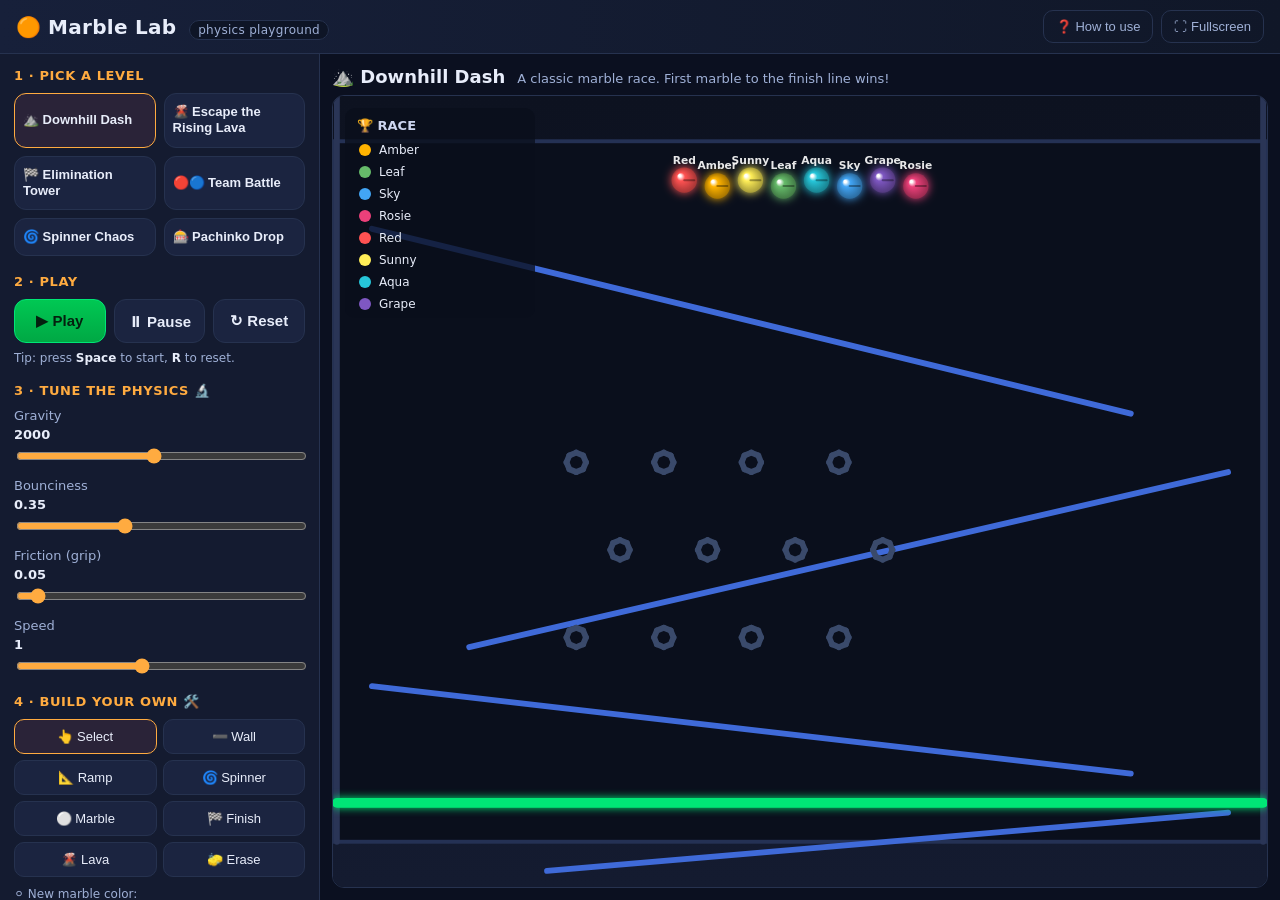
<file: index.html>
<!doctype html>
<html lang="en">
<head>
  <meta charset="utf-8" />
  <meta name="viewport" content="width=device-width, initial-scale=1, maximum-scale=1, user-scalable=no" />
  <!-- lets it run like a full-screen app when "Added to Home Screen" on iPad -->
  <meta name="apple-mobile-web-app-capable" content="yes" />
  <meta name="mobile-web-app-capable" content="yes" />
  <meta name="apple-mobile-web-app-status-bar-style" content="black-translucent" />
  <meta name="apple-mobile-web-app-title" content="Marble Lab" />
  <meta name="theme-color" content="#0b1020" />
  <title>Marble Lab — a MIKAN-style physics simulator</title>
  <link rel="stylesheet" href="css/style.css" />
</head>
<body>
  <header class="topbar">
    <div class="brand">🟠 <b>Marble Lab</b> <span class="tag">physics playground</span></div>
    <div class="top-actions">
      <button id="helpBtn" class="ghost">❓ How to use</button>
      <button id="fs" class="ghost">⛶ Fullscreen</button>
    </div>
  </header>

  <main class="layout">
    <!-- LEFT: controls -->
    <aside class="panel">
      <section class="group">
        <h3>1 · Pick a level</h3>
        <div id="levels" class="levels"></div>
      </section>

      <section class="group">
        <h3>2 · Play</h3>
        <div class="transport">
          <button id="play" class="big play">▶ Play</button>
          <button id="pause" class="big">⏸ Pause</button>
          <button id="reset" class="big">↻ Reset</button>
        </div>
        <p class="hint">Tip: press <b>Space</b> to start, <b>R</b> to reset.</p>
      </section>

      <section class="group">
        <h3>3 · Tune the physics 🔬</h3>
        <label class="slider">Gravity <span id="gravityVal"></span>
          <input id="gravity" type="range" min="200" max="4000" step="50" value="2000" />
        </label>
        <label class="slider">Bounciness <span id="bounceVal"></span>
          <input id="bounce" type="range" min="0" max="0.95" step="0.05" value="0.4" />
        </label>
        <label class="slider">Friction (grip) <span id="frictionVal"></span>
          <input id="friction" type="range" min="0" max="1" step="0.05" value="0.2" />
        </label>
        <label class="slider">Speed <span id="speedVal"></span>
          <input id="speed" type="range" min="0.25" max="2" step="0.05" value="1" />
        </label>
        <label class="slider" id="lavaRow">Lava speed <span id="lavaVal"></span>
          <input id="lava" type="range" min="5" max="80" step="1" value="22" />
        </label>
      </section>

      <section class="group">
        <h3>4 · Build your own 🛠️</h3>
        <div class="tools">
          <button id="tool-none" class="tool active" title="Just play, no building">👆 Select</button>
          <button id="tool-wall" class="tool" title="Drag to draw a wall">➖ Wall</button>
          <button id="tool-ramp" class="tool" title="Drag to draw a ramp">📐 Ramp</button>
          <button id="tool-spinner" class="tool" title="Drag to make a spinning bar">🌀 Spinner</button>
          <button id="tool-marble" class="tool" title="Click to drop a marble">⚪ Marble</button>
          <button id="tool-finish" class="tool" title="Drag to draw the finish line">🏁 Finish</button>
          <button id="tool-lava" class="tool" title="Turn rising lava on/off">🌋 Lava</button>
          <button id="tool-erase" class="tool" title="Click to erase">🧽 Erase</button>
        </div>
        <div id="marbleColorRow" class="color-row">
          <span class="color-label">⚪ New marble color:</span>
          <div id="marbleColors" class="swatches"></div>
        </div>
        <button id="clearAll" class="ghost wide">🗑️ Clear everything</button>
        <p class="hint">Drag on the play area to draw. Your build survives Reset ↻.</p>
      </section>

      <section class="group">
        <h3>5 · Look & feel 🎬</h3>
        <div class="toggles">
          <button id="tTrails" class="toggle on">✨ Trails</button>
          <button id="tNames" class="toggle on">🏷️ Names</button>
          <button id="tBoard" class="toggle on">🏆 Leaderboard</button>
          <button id="tMute" class="toggle">🔇 Mute</button>
        </div>
      </section>
    </aside>

    <!-- RIGHT: stage -->
    <section class="stage-area">
      <div class="stage-head">
        <span id="levelTitle" class="lv">Marble Lab</span>
        <span id="blurb" class="lv-blurb"></span>
      </div>
      <div id="stageWrap" class="stage-wrap">
        <canvas id="stage"></canvas>
      </div>
    </section>
  </main>

  <!-- HELP -->
  <div id="help" class="modal">
    <div class="modal-box">
      <button id="helpClose" class="modal-close">✖</button>
      <h2>🟠 Welcome to Marble Lab!</h2>
      <p>This is a physics playground inspired by the YouTuber <b>MIKAN</b>, who makes
      marble-race and survival videos. Marbles can't drive themselves — they only move
      because of <b>gravity</b>, <b>bouncing</b>, and <b>friction</b>, just like real life.</p>

      <h3>Quick start</h3>
      <ol>
        <li><b>Pick a level</b> on the left.</li>
        <li>Press <b>▶ Play</b> (or the Space bar). Watch the 3-2-1 countdown, then GO!</li>
        <li>Press <b>↻ Reset</b> to run it again — physics is a little different every time.</li>
      </ol>

      <h3>The three game modes</h3>
      <ul>
        <li>🏁 <b>Race</b> — first marble across the green finish line wins.</li>
        <li>🌋 <b>Survival</b> — lava rises from the bottom; the last marble alive wins.</li>
        <li>🏆 <b>Elimination</b> — every few seconds the marble in last place is out.</li>
      </ul>

      <h3>Be a scientist 🔬</h3>
      <p>Use the sliders to run experiments. Make a prediction first!
      <i>“If I turn gravity down, will the marbles bounce higher or lower? Will the race take longer?”</i>
      Then test it. Try bounciness at 0 vs 0.9, or friction at 0 (ice!) vs 1 (sticky).</p>

      <h3>Build your own 🛠️</h3>
      <p>Pick a build tool, then <b>drag</b> on the play area to draw walls, ramps,
      spinners and the finish line, or <b>click</b> to drop marbles or toggle lava.
      Use <b>Erase</b> to remove one thing, or <b>Clear everything</b> to start blank.</p>

      <h3>Make a video like MIKAN 🎥</h3>
      <ol>
        <li>Press <b>⛶ Fullscreen</b> for a clean, big picture.</li>
        <li>Turn on <b>Trails</b> and <b>Leaderboard</b> for that satisfying look.</li>
        <li>Screen-record your computer:
          <b>Windows</b> = Win+G (Game Bar), <b>Mac</b> = Shift+Cmd+5.</li>
        <li>Press Play, let the marbles race, and stop recording at the winner banner!</li>
      </ol>
      <button id="helpClose2" class="big play" onclick="document.getElementById('help').classList.remove('show')">Let's go! 🚀</button>
    </div>
  </div>

  <!-- scripts (plain files so it works by just opening index.html) -->
  <script src="js/physics.js"></script>
  <script src="js/content.js"></script>
  <script src="js/game.js"></script>
  <script src="js/render.js"></script>
  <script src="js/editor.js"></script>
  <script src="js/app.js"></script>
</body>
</html>
</file>
<file: css/style.css>
/* Marble Lab — kid-friendly, high-contrast, works in light & dark rooms. */
:root {
  --bg: #0b1020;
  --panel: #141b30;
  --panel2: #1b2440;
  --ink: #e8edfa;
  --muted: #9fb0d6;
  --accent: #ffab40;
  --accent2: #42a5f5;
  --good: #00e676;
  --line: #26324f;
  --radius: 12px;
}
* { box-sizing: border-box; }
html, body { margin: 0; height: 100%; }
body {
  background: var(--bg);
  color: var(--ink);
  font-family: system-ui, -apple-system, "Segoe UI", Roboto, sans-serif;
  display: flex; flex-direction: column; height: 100vh; overflow: hidden;
}

/* Top bar */
.topbar {
  display: flex; align-items: center; justify-content: space-between;
  padding: 10px 16px; background: linear-gradient(90deg, #17203a, #101728);
  border-bottom: 1px solid var(--line);
}
.brand { font-size: 20px; letter-spacing: .3px; }
.brand .tag {
  font-size: 12px; color: var(--muted); background: #0e1526;
  padding: 2px 8px; border-radius: 999px; margin-left: 6px; border: 1px solid var(--line);
}
.top-actions { display: flex; gap: 8px; }

/* Layout */
.layout { flex: 1; display: flex; min-height: 0; }
.panel {
  width: 320px; flex-shrink: 0; background: var(--panel);
  border-right: 1px solid var(--line); overflow-y: auto; padding: 14px;
}
.group { margin-bottom: 18px; }
.group h3 {
  margin: 0 0 10px; font-size: 13px; text-transform: uppercase;
  letter-spacing: .6px; color: var(--accent);
}

/* Levels */
.levels { display: grid; grid-template-columns: 1fr 1fr; gap: 8px; }
.level-btn {
  background: var(--panel2); border: 1px solid var(--line); color: var(--ink);
  border-radius: var(--radius); padding: 10px 8px; cursor: pointer; text-align: left;
  font-size: 13px; line-height: 1.25; transition: transform .08s, border-color .1s;
}
.level-btn:hover { transform: translateY(-2px); border-color: var(--accent2); }
.level-btn.active { border-color: var(--accent); background: #2a2338; }
.lv-title { font-weight: 600; }

/* Transport buttons */
.transport { display: flex; gap: 8px; }
.big {
  flex: 1; padding: 12px 6px; font-size: 15px; font-weight: 700; cursor: pointer;
  border-radius: var(--radius); border: 1px solid var(--line);
  background: var(--panel2); color: var(--ink); transition: transform .06s, background .1s;
}
.big:hover { transform: translateY(-1px); }
.big:active { transform: translateY(1px); }
.big.play { background: linear-gradient(180deg, #00c853, #00a844); border-color: #00e676; color: #04210f; }
.big.on { background: var(--accent); color: #241800; border-color: var(--accent); }

/* Sliders */
.slider { display: flex; flex-direction: column; gap: 4px; font-size: 13px; color: var(--muted); margin-bottom: 12px; }
.slider span { color: var(--ink); font-weight: 700; float: right; }
input[type=range] { width: 100%; accent-color: var(--accent); }

/* Tools */
.tools { display: grid; grid-template-columns: 1fr 1fr; gap: 6px; margin-bottom: 8px; }
.tool, .toggle {
  background: var(--panel2); border: 1px solid var(--line); color: var(--ink);
  border-radius: 10px; padding: 9px 6px; cursor: pointer; font-size: 13px; transition: border-color .1s, background .1s;
}
.tool:hover, .toggle:hover { border-color: var(--accent2); }
.tool.active { border-color: var(--accent); background: #2a2338; }
.toggles { display: grid; grid-template-columns: 1fr 1fr; gap: 6px; }
.toggle.on { border-color: var(--good); background: #10321f; color: #b9f6ca; }

/* Marble color picker */
.color-row { margin-top: 10px; }
.color-label { display: block; font-size: 12px; color: var(--muted); margin-bottom: 6px; }
.swatches { display: flex; flex-wrap: wrap; gap: 6px; }
.swatch {
  width: 26px; height: 26px; padding: 0; border-radius: 50%;
  border: 2px solid var(--line); cursor: pointer; transition: transform .06s;
}
.swatch:hover { transform: scale(1.12); }
.swatch.sel { border-color: #fff; box-shadow: 0 0 0 2px var(--accent); }
.swatch.auto { background: var(--panel2); font-size: 14px; line-height: 1; }
.swatch.custom { width: 30px; height: 30px; background: none; }

.ghost {
  background: transparent; border: 1px solid var(--line); color: var(--muted);
  border-radius: 10px; padding: 8px 12px; cursor: pointer; font-size: 13px;
}
.ghost:hover { color: var(--ink); border-color: var(--accent2); }
.ghost.wide { width: 100%; margin-top: 4px; }
.hint { font-size: 12px; color: var(--muted); margin: 8px 0 0; }
.hint b { color: var(--ink); }

/* Stage */
.stage-area { flex: 1; display: flex; flex-direction: column; min-width: 0; padding: 12px; }
.stage-head { display: flex; align-items: baseline; gap: 12px; margin-bottom: 8px; }
.stage-head .lv { font-size: 18px; font-weight: 700; }
.stage-head .lv-blurb { font-size: 13px; color: var(--muted); }
.stage-wrap {
  flex: 1; background: #060a14; border: 1px solid var(--line);
  border-radius: var(--radius); overflow: hidden; position: relative; min-height: 0;
}
#stage { display: block; width: 100%; height: 100%; touch-action: none; }
.stage-wrap:fullscreen { border-radius: 0; }

/* Modal */
.modal {
  position: fixed; inset: 0; background: rgba(4,8,18,.75); display: none;
  align-items: center; justify-content: center; z-index: 50; padding: 20px;
}
.modal.show { display: flex; }
.modal-box {
  background: var(--panel); border: 1px solid var(--line); border-radius: 16px;
  max-width: 640px; max-height: 88vh; overflow-y: auto; padding: 26px 30px; position: relative;
}
.modal-box h2 { margin-top: 0; }
.modal-box h3 { color: var(--accent); margin-bottom: 6px; }
.modal-box p, .modal-box li { color: var(--muted); line-height: 1.5; }
.modal-box b { color: var(--ink); }
.modal-close {
  position: absolute; top: 12px; right: 14px; background: transparent; border: none;
  color: var(--muted); font-size: 20px; cursor: pointer;
}
.modal-box .big.play { margin-top: 14px; width: 100%; }

/* Scrollbar */
.panel::-webkit-scrollbar, .modal-box::-webkit-scrollbar { width: 10px; }
.panel::-webkit-scrollbar-thumb, .modal-box::-webkit-scrollbar-thumb { background: #24304e; border-radius: 8px; }

/* Tablets & phones (incl. iPad portrait): stack the panel on top of the stage */
@media (max-width: 900px) {
  .layout { flex-direction: column; }
  .panel { width: 100%; max-height: 42vh; border-right: none; border-bottom: 1px solid var(--line); }
  .stage-area { min-height: 52vh; }
  /* bigger tap targets for little fingers */
  .big, .tool, .toggle, .level-btn, .ghost { padding-top: 12px; padding-bottom: 12px; }
}
</file>
